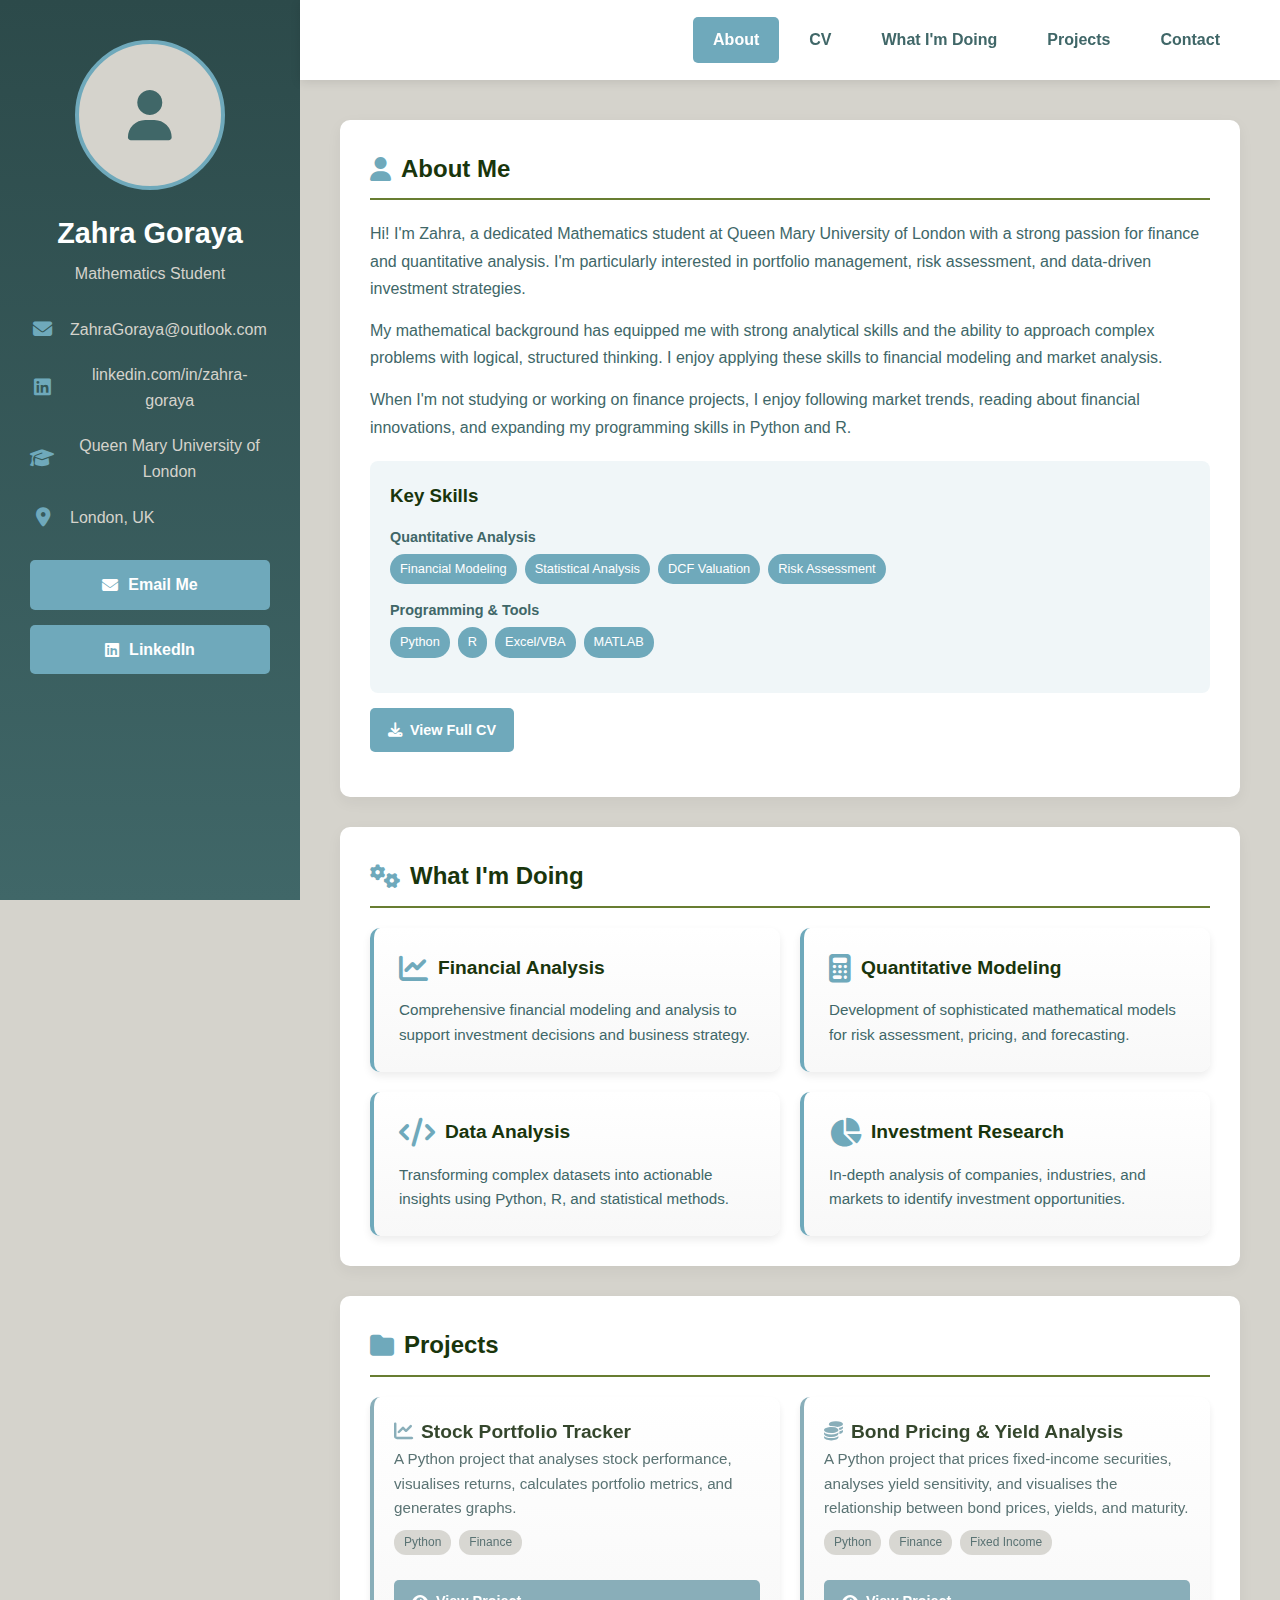
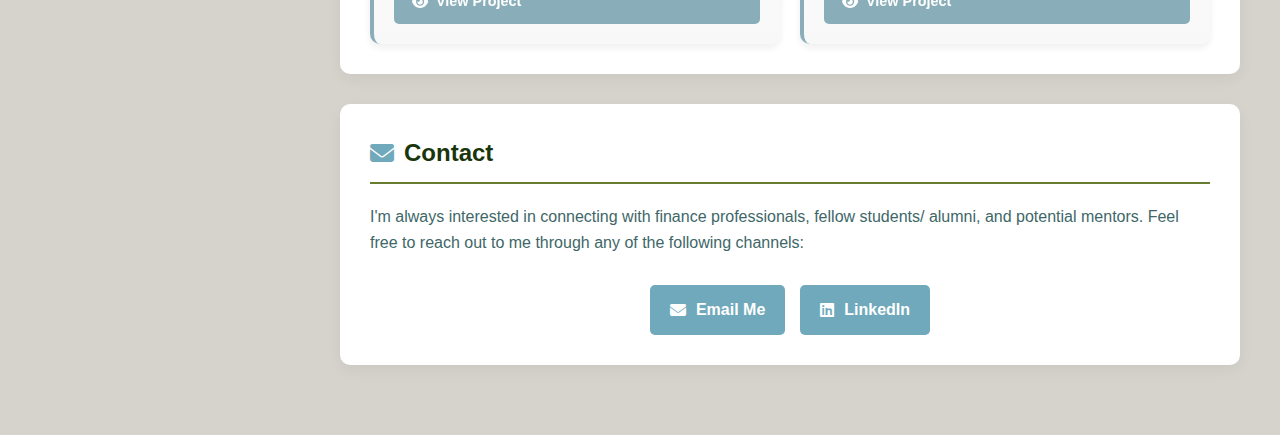
<file: index.html>
<!DOCTYPE html>
<html lang="en">
<head>
  <meta charset="UTF-8">
  <meta name="viewport" content="width=device-width, initial-scale=1.0">
  <title>Zahra Goraya | Finance Portfolio</title>
  <link rel="stylesheet" href="https://cdnjs.cloudflare.com/ajax/libs/font-awesome/6.4.0/css/all.min.css">
  <style>
    :root {
      --deep-space: #406768;
      --phthalo-green: #19350C;
      --moonstone: #6FA9BB;
      --mustard-green: #687D31;
      --light-gray: #D5D3CC;
      --white: #FFFFFF;
      --dark-accent: #2C4A4A;
      --sidebar-width: 300px;
    }
    
    * {
      margin: 0;
      padding: 0;
      box-sizing: border-box;
    }
    
    body {
      font-family: 'Segoe UI', Tahoma, Geneva, Verdana, sans-serif;
      line-height: 1.6;
      background-color: var(--light-gray);
      color: var(--deep-space);
      display: grid;
      grid-template-columns: var(--sidebar-width) 1fr;
      grid-template-rows: 80px 1fr;
      grid-template-areas: 
        "sidebar header"
        "sidebar main";
      min-height: 100vh;
    }

    /* Header/Navigation */
    header {
      grid-area: header;
      background: var(--white);
      display: flex;
      justify-content: flex-end;
      align-items: center;
      padding: 0 40px;
      box-shadow: 0 2px 10px rgba(0,0,0,0.1);
      z-index: 10;
    }
    
    .nav-menu {
      display: flex;
      gap: 10px;
    }
    
    .nav-menu a {
      color: var(--deep-space);
      text-decoration: none;
      font-weight: 600;
      padding: 10px 20px;
      border-radius: 5px;
      transition: all 0.3s ease;
    }
    
    .nav-menu a:hover, .nav-menu a.active {
      background-color: var(--moonstone);
      color: var(--white);
    }

    /* Mobile menu button (hidden by default) */
    .mobile-menu-btn {
      display: none;
      background: none;
      border: none;
      font-size: 24px;
      color: var(--deep-space);
      cursor: pointer;
      padding: 10px;
    }

    /* Sidebar */
    .sidebar {
      grid-area: sidebar;
      background: linear-gradient(to bottom, var(--dark-accent), var(--deep-space));
      padding: 40px 30px;
      color: var(--light-gray);
      display: flex;
      flex-direction: column;
      position: fixed;
      width: var(--sidebar-width);
      height: 100vh;
      overflow-y: auto;
    }
    
    .profile-section {
      text-align: center;
      margin-bottom: 40px;
    }
    
    .profile-img {
      width: 150px;
      height: 150px;
      border-radius: 50%;
      object-fit: cover;
      border: 4px solid var(--moonstone);
      margin: 0 auto 20px;
      background-color: var(--light-gray);
      display: flex;
      align-items: center;
      justify-content: center;
      color: var(--deep-space);
      font-size: 50px;
    }
    
    .profile-section h1 {
      color: var(--white);
      font-size: 1.8em;
      margin-bottom: 5px;
    }
    
    .profile-section p {
      color: var(--light-gray);
      font-size: 1em;
      margin-bottom: 30px;
    }
    
    .contact-info {
      margin-top: 20px;
    }
    
    .contact-item {
      display: flex;
      align-items: center;
      gap: 15px;
      margin-bottom: 20px;
    }
    
    .contact-item i {
      color: var(--moonstone);
      font-size: 1.2em;
      width: 25px;
    }
    
    .contact-item a {
      color: var(--light-gray);
      text-decoration: none;
      transition: color 0.3s;
    }
    
    .contact-item a:hover {
      color: var(--moonstone);
    }
    
    .contact-buttons {
      display: flex;
      flex-direction: column;
      gap: 15px;
      margin-top: 30px;
    }
    
    .contact-button {
      display: flex;
      align-items: center;
      justify-content: center;
      gap: 10px;
      padding: 12px 20px;
      background: var(--moonstone);
      color: var(--white);
      text-decoration: none;
      border-radius: 5px;
      transition: all 0.3s;
      font-weight: 600;
    }
    
    .contact-button:hover {
      background: var(--mustard-green);
      transform: translateY(-2px);
    }

    /* Main Content */
    main {
      grid-area: main;
      padding: 40px;
      overflow-y: auto;
      background-color: var(--light-gray);
    }
    
    .page-section {
      background: var(--white);
      border-radius: 10px;
      padding: 30px;
      margin-bottom: 30px;
      box-shadow: 0 5px 15px rgba(0,0,0,0.05);
    }
    
    h2 {
      color: var(--phthalo-green);
      border-bottom: 2px solid var(--mustard-green);
      padding-bottom: 10px;
      margin-bottom: 20px;
      display: flex;
      align-items: center;
      gap: 10px;
    }
    
    h2 i {
      color: var(--moonstone);
    }

    /* About Section */
    .about-content {
      display: flex;
      gap: 30px;
      align-items: flex-start;
    }
    
    .about-text {
      flex: 2;
    }
    
    .about-text p {
      margin-bottom: 15px;
      line-height: 1.7;
    }
    
    .skills {
      margin-top: 20px;
      background: rgba(111, 169, 187, 0.1);
      padding: 20px;
      border-radius: 8px;
    }
    
    .skills h3 {
      color: var(--phthalo-green);
      margin-bottom: 15px;
    }
    
    .skill-category {
      margin-bottom: 15px;
    }
    
    .skill-category h4 {
      color: var(--deep-space);
      font-size: 0.9em;
      margin-bottom: 5px;
    }
    
    .skill-items {
      display: flex;
      flex-wrap: wrap;
      gap: 8px;
    }
    
    .skill-item {
      background: var(--moonstone);
      color: var(--white);
      padding: 5px 10px;
      border-radius: 15px;
      font-size: 0.8em;
      font-weight: 500;
    }

    /* Services Section */
    .services-container {
      display: grid;
      grid-template-columns: repeat(auto-fit, minmax(280px, 1fr));
      gap: 20px;
    }
    
    .service-card {
      background: linear-gradient(to bottom, var(--white), #f8f8f8);
      border-radius: 10px;
      padding: 25px;
      box-shadow: 0 4px 8px rgba(0,0,0,0.08);
      transition: all 0.3s ease;
      border-left: 4px solid var(--moonstone);
      height: 100%;
      display: flex;
      flex-direction: column;
    }
    
    .service-card:hover {
      transform: translateY(-5px);
      box-shadow: 0 8px 16px rgba(0,0,0,0.12);
      border-left: 4px solid var(--mustard-green);
    }
    
    .service-card h3 {
      margin-top: 0;
      color: var(--phthalo-green);
      font-size: 1.2em;
      display: flex;
      align-items: center;
      gap: 10px;
      margin-bottom: 15px;
    }
    
    .service-card h3 i {
      color: var(--moonstone);
      font-size: 1.5em;
    }
    
    .service-card p {
      color: var(--deep-space);
      font-size: 0.95em;
      line-height: 1.6;
    }

    /* Project Cards */
    .projects-container {
      display: grid;
      grid-template-columns: repeat(auto-fit, minmax(280px, 1fr));
      gap: 20px;
    }
    
    .project-card {
      background: linear-gradient(to bottom, var(--white), #f8f8f8);
      border-radius: 10px;
      padding: 20px;
      box-shadow: 0 4px 8px rgba(0,0,0,0.08);
      transition: all 0.3s ease;
      border-left: 4px solid var(--moonstone);
      height: 100%;
      display: flex;
      flex-direction: column;
      position: relative;
      overflow: hidden;
      filter: grayscale(30%);
      opacity: 0.9;
    }
    
    .project-card:hover {
      transform: translateY(-5px);
      box-shadow: 0 8px 16px rgba(0,0,0,0.12);
      border-left: 4px solid var(--mustard-green);
      filter: grayscale(0%);
      opacity: 1;
    }
    
    .wip-badge {
      position: absolute;
      top: 15px;
      right: -30px;
      background: var(--mustard-green);
      color: white;
      padding: 5px 30px;
      font-size: 0.8em;
      transform: rotate(45deg);
      box-shadow: 0 2px 5px rgba(0,0,0,0.2);
    }
    
    .project-card h3 {
      margin-top: 0;
      color: var(--phthalo-green);
      font-size: 1.2em;
      display: flex;
      align-items: center;
      gap: 8px;
    }
    
    .project-card h3 i {
      color: var(--moonstone);
    }
    
    .project-card p {
      color: var(--deep-space);
      font-size: 0.95em;
      flex-grow: 1;
    }
    
    .project-tags {
      display: flex;
      flex-wrap: wrap;
      gap: 8px;
      margin: 10px 0;
    }
    
    .project-tag {
      background: var(--light-gray);
      color: var(--deep-space);
      padding: 3px 10px;
      border-radius: 12px;
      font-size: 0.75em;
      font-weight: 500;
    }

    /* Work in Progress Banner */
    .wip-banner {
      background: linear-gradient(135deg, var(--moonstone), var(--mustard-green));
      color: white;
      text-align: center;
      padding: 20px;
      border-radius: 10px;
      margin-bottom: 30px;
      box-shadow: 0 5px 15px rgba(0,0,0,0.1);
    }
    
    .wip-banner i {
      font-size: 2.5em;
      margin-bottom: 15px;
      display: block;
    }
    
    .wip-banner h3 {
      margin: 0 0 10px 0;
      font-size: 1.5em;
    }
    
    .wip-banner p {
      margin: 0;
      font-size: 1.1em;
      opacity: 0.9;
    }

    /* Buttons */
    a.button {
      display: inline-flex;
      align-items: center;
      gap: 8px;
      margin-top: 15px;
      padding: 10px 18px;
      background: var(--moonstone);
      color: var(--white);
      border-radius: 5px;
      text-decoration: none;
      font-weight: 600;
      font-size: 0.9em;
      transition: all 0.2s;
    }
    
    a.button:hover {
      background: var(--mustard-green);
      transform: translateY(-2px);
      box-shadow: 0 4px 8px rgba(0,0,0,0.1);
    }

    /* Scroll to Top Button */
    .scroll-to-top {
      position: fixed;
      bottom: 30px;
      right: 30px;
      width: 50px;
      height: 50px;
      border-radius: 50%;
      background: var(--moonstone);
      color: white;
      display: flex;
      align-items: center;
      justify-content: center;
      font-size: 20px;
      cursor: pointer;
      transition: all 0.3s ease;
      box-shadow: 0 4px 12px rgba(0,0,0,0.2);
      z-index: 1000;
      opacity: 0;
      visibility: hidden;
    }
    
    .scroll-to-top.show {
      opacity: 1;
      visibility: visible;
    }
    
    .scroll-to-top:hover {
      background: var(--mustard-green);
      transform: translateY(-5px);
    }

    /* Mobile Navigation Overlay */
    .mobile-nav-overlay {
      position: fixed;
      top: 0;
      left: 0;
      width: 100%;
      height: 100%;
      background-color: rgba(0, 0, 0, 0.7);
      z-index: 100;
      opacity: 0;
      visibility: hidden;
      transition: all 0.3s ease;
    }
    
    .mobile-nav-overlay.active {
      opacity: 1;
      visibility: visible;
    }
    
    .mobile-nav-menu {
      position: fixed;
      top: 0;
      right: -100%;
      width: 80%;
      max-width: 300px;
      height: 100%;
      background: var(--white);
      z-index: 101;
      padding: 60px 20px 20px;
      transition: right 0.3s ease;
      overflow-y: auto;
    }
    
    .mobile-nav-menu.active {
      right: 0;
    }
    
    .mobile-nav-menu a {
      display: block;
      padding: 15px;
      color: var(--deep-space);
      text-decoration: none;
      font-weight: 600;
      border-bottom: 1px solid var(--light-gray);
    }
    
    .mobile-nav-menu a.active {
      background-color: var(--moonstone);
      color: var(--white);
    }
    
    .close-mobile-menu {
      position: absolute;
      top: 15px;
      right: 15px;
      background: none;
      border: none;
      font-size: 24px;
      color: var(--deep-space);
      cursor: pointer;
    }

    /* Responsive Design */
    @media (max-width: 1024px) {
      body {
        grid-template-columns: 1fr;
        grid-template-rows: auto 1fr;
        grid-template-areas: 
          "header"
          "main";
      }
      
      .sidebar {
        position: fixed;
        left: -100%;
        width: var(--sidebar-width);
        height: 100vh;
        z-index: 99;
        transition: left 0.3s ease;
      }
      
      .sidebar.active {
        left: 0;
      }
      
      .toggle-sidebar {
        display: block;
        position: fixed;
        bottom: 20px;
        left: 20px;
        width: 50px;
        height: 50px;
        border-radius: 50%;
        background: var(--moonstone);
        color: white;
        display: flex;
        align-items: center;
        justify-content: center;
        font-size: 20px;
        cursor: pointer;
        z-index: 98;
        box-shadow: 0 4px 12px rgba(0,0,0,0.2);
      }
      
      header {
        justify-content: space-between;
        padding: 15px 20px;
      }
      
      .mobile-menu-btn {
        display: block;
      }
      
      .nav-menu {
        display: none;
      }
      
      main {
        padding: 20px;
      }
      
      .scroll-to-top {
        bottom: 20px;
        right: 20px;
      }
    }
    
    @media (max-width: 768px) {
      .page-section {
        padding: 20px;
      }
      
      .services-container, .projects-container {
        grid-template-columns: 1fr;
      }
      
      .about-content {
        flex-direction: column;
      }
      
      .contact-buttons {
        flex-direction: column;
      }
      
      .scroll-to-top {
        width: 45px;
        height: 45px;
        font-size: 18px;
        bottom: 15px;
        right: 15px;
      }
      
      .toggle-sidebar {
        width: 45px;
        height: 45px;
        font-size: 18px;
        bottom: 15px;
        left: 15px;
      }
    }
    
    @media (max-width: 480px) {
      .profile-img {
        width: 120px;
        height: 120px;
        font-size: 40px;
      }
      
      .profile-section h1 {
        font-size: 1.5em;
      }
      
      h2 {
        font-size: 1.3em;
      }
      
      .service-card, .project-card {
        padding: 15px;
      }
      
      .wip-banner {
        padding: 15px;
      }
      
      .wip-banner i {
        font-size: 2em;
      }
      
      .wip-banner h3 {
        font-size: 1.3em;
      }
      
      .wip-banner p {
        font-size: 1em;
      }
    }
  </style>
</head>
<body>

<!-- Header/Navigation -->
<header>
  <button class="mobile-menu-btn" id="mobileMenuBtn">
    <i class="fas fa-bars"></i>
  </button>
  <nav class="nav-menu">
    <a href="#about" class="active">About</a>
    <a href="cv.html">CV</a>
    <a href="#services">What I'm Doing</a>
    <a href="#projects">Projects</a>
    <a href="#contact">Contact</a>
  </nav>
</header>

<!-- Mobile Navigation Overlay -->
<div class="mobile-nav-overlay" id="mobileNavOverlay"></div>

<!-- Mobile Navigation Menu -->
<div class="mobile-nav-menu" id="mobileNavMenu">
  <button class="close-mobile-menu" id="closeMobileMenu">
    <i class="fas fa-times"></i>
  </button>
  <a href="#about" class="active">About</a>
  <a href="cv.html">CV</a>
  <a href="#services">What I'm Doing</a>
  <a href="#projects">Projects</a>
  <a href="#contact">Contact</a>
</div>

<!-- Sidebar with Contact Info -->
<aside class="sidebar" id="sidebar">
  <div class="profile-section">
    <div class="profile-img">
      <i class="fas fa-user"></i>
    </div>
    <h1>Zahra Goraya</h1>
    <p>Mathematics Student</p>
    
    <div class="contact-info">
      <div class="contact-item">
        <i class="fas fa-envelope"></i>
        <a href="mailto:ZahraGoraya@outlook.com">ZahraGoraya@outlook.com</a>
      </div>
      <div class="contact-item">
        <i class="fab fa-linkedin"></i>
        <a href="https://www.linkedin.com/in/zahra-goraya" target="_blank">linkedin.com/in/zahra-goraya</a>
      </div>
      <div class="contact-item">
        <i class="fas fa-graduation-cap"></i>
        <span>Queen Mary University of London</span>
      </div>
      <div class="contact-item">
        <i class="fas fa-map-marker-alt"></i>
        <span>London, UK</span>
      </div>
    </div>
    
    <div class="contact-buttons">
      <a href="mailto:ZahraGoraya@outlook.com" class="contact-button">
        <i class="fas fa-envelope"></i> Email Me
      </a>
      <a href="https://www.linkedin.com/in/zahra-goraya" target="_blank" class="contact-button">
        <i class="fab fa-linkedin"></i> LinkedIn
      </a>
    </div>
  </div>
</aside>

<!-- Toggle Sidebar Button (Mobile Only) -->
<div class="toggle-sidebar" id="toggleSidebar">
  <i class="fas fa-user"></i>
</div>

<!-- Main Content -->
<main>
  <!-- About Section -->
  <section id="about" class="page-section">
    <h2><i class="fas fa-user"></i> About Me</h2>
    <div class="about-content">
      <div class="about-text">
        <p>Hi! I'm Zahra, a dedicated Mathematics student at Queen Mary University of London with a strong passion for finance and quantitative analysis. I'm particularly interested in portfolio management, risk assessment, and data-driven investment strategies.</p>
        <p>My mathematical background has equipped me with strong analytical skills and the ability to approach complex problems with logical, structured thinking. I enjoy applying these skills to financial modeling and market analysis.</p>
        <p>When I'm not studying or working on finance projects, I enjoy following market trends, reading about financial innovations, and expanding my programming skills in Python and R.</p>
        
        <div class="skills">
          <h3>Key Skills</h3>
          
          <div class="skill-category">
            <h4>Quantitative Analysis</h4>
            <div class="skill-items">
              <span class="skill-item">Financial Modeling</span>
              <span class="skill-item">Statistical Analysis</span>
              <span class="skill-item">DCF Valuation</span>
              <span class="skill-item">Risk Assessment</span>
            </div>
          </div>
          
          <div class="skill-category">
            <h4>Programming & Tools</h4>
            <div class="skill-items">
              <span class="skill-item">Python</span>
              <span class="skill-item">R</span>
              <span class="skill-item">Excel/VBA</span>
              <span class="skill-item">MATLAB</span>
            </div>
          </div>
        </div>
        
        <!-- CV Button -->
        <p><a href="cv.html" class="button"><i class="fas fa-download"></i>View Full CV</a></p>
      </div>
    </div>
  </section>

  <!-- Services Section -->
  <section id="services" class="page-section">
    <h2><i class="fas fa-cogs"></i> What I'm Doing</h2>
    <div class="services-container">
      <div class="service-card">
        <h3><i class="fas fa-chart-line"></i> Financial Analysis</h3>
        <p>Comprehensive financial modeling and analysis to support investment decisions and business strategy.</p>
      </div>
      
      <div class="service-card">
        <h3><i class="fas fa-calculator"></i> Quantitative Modeling</h3>
        <p>Development of sophisticated mathematical models for risk assessment, pricing, and forecasting.</p>
      </div>
      
      <div class="service-card">
        <h3><i class="fas fa-code"></i> Data Analysis</h3>
        <p>Transforming complex datasets into actionable insights using Python, R, and statistical methods.</p>
      </div>
      
      <div class="service-card">
        <h3><i class="fas fa-chart-pie"></i> Investment Research</h3>
        <p>In-depth analysis of companies, industries, and markets to identify investment opportunities.</p>
      </div>
    </div>
  </section>

 <!-- Projects Section -->
  <section id="projects" class="page-section">
    <h2><i class="fas fa-folder"></i> Projects</h2>
    <div class="projects-container">

      <!-- Project 1 -->
      <div class="project-card">
        <h3><i class="fas fa-chart-line"></i> Stock Portfolio Tracker</h3>
        <p>A Python project that analyses stock performance, visualises returns, calculates portfolio metrics, and generates graphs.</p>
        <div class="project-tags">
          <span class="project-tag">Python</span>
          <span class="project-tag">Finance</span>
        </div>
        <a href="Project1.html" class="button"><i class="fas fa-eye"></i> View Project</a>
      </div>

      <!-- Project 2 -->
      <div class="project-card">
        <h3><i class="fas fa-coins"></i> Bond Pricing & Yield Analysis</h3>
        <p>A Python project that prices fixed-income securities, analyses yield sensitivity, and visualises the relationship between bond prices, yields, and maturity.</p>
        <div class="project-tags">
          <span class="project-tag">Python</span>
          <span class="project-tag">Finance</span>
          <span class="project-tag">Fixed Income</span>
        </div>
        <a href="Project2.html" class="button"><i class="fas fa-eye"></i> View Project</a>
      </div>

      <!-- More projects can be added later here -->

    </div>
  </section>

  <!-- Contact Section -->
  <section id="contact" class="page-section">
    <h2><i class="fas fa-envelope"></i> Contact</h2>
    <p>I'm always interested in connecting with finance professionals, fellow students/ alumni, and potential mentors. Feel free to reach out to me through any of the following channels:</p>
    
    <div class="contact-buttons" style="flex-direction: row; justify-content: center; margin-top: 30px;">
      <a href="mailto:ZahraGoraya@outlook.com" class="contact-button">
        <i class="fas fa-envelope"></i> Email Me
      </a>
      <a href="https://www.linkedin.com/in/zahra-goraya" target="_blank" class="contact-button">
        <i class="fab fa-linkedin"></i> LinkedIn
      </a>
    </div>
  </section>
</main>

<!-- Scroll to Top Button -->
<div class="scroll-to-top" id="scrollToTop">
  <i class="fas fa-arrow-up"></i>
</div>

<script>
  // Simple JavaScript for navigation active state
  document.addEventListener('DOMContentLoaded', function() {
    const navLinks = document.querySelectorAll('.nav-menu a');
    const mobileNavLinks = document.querySelectorAll('.mobile-nav-menu a');
    const sections = document.querySelectorAll('.page-section');
    
    window.addEventListener('scroll', function() {
      let current = '';
      
      sections.forEach(section => {
        const sectionTop = section.offsetTop;
        const sectionHeight = section.clientHeight;
        
        if (pageYOffset >= (sectionTop - 100)) {
          current = section.getAttribute('id');
        }
      });
      
      // Update desktop navigation
      navLinks.forEach(link => {
        link.classList.remove('active');
        if (link.getAttribute('href').includes(current)) {
          link.classList.add('active');
        }
      });
      
      // Update mobile navigation
      mobileNavLinks.forEach(link => {
        link.classList.remove('active');
        if (link.getAttribute('href').includes(current)) {
          link.classList.add('active');
        }
      });
      
      // Show/hide scroll to top button
      const scrollToTopBtn = document.getElementById('scrollToTop');
      if (window.pageYOffset > 300) {
        scrollToTopBtn.classList.add('show');
      } else {
        scrollToTopBtn.classList.remove('show');
      }
    });
    
    // Scroll to top functionality
    document.getElementById('scrollToTop').addEventListener('click', function() {
      window.scrollTo({
        top: 0,
        behavior: 'smooth'
      });
    });
    
    // Mobile menu functionality
    const mobileMenuBtn = document.getElementById('mobileMenuBtn');
    const closeMobileMenu = document.getElementById('closeMobileMenu');
    const mobileNavOverlay = document.getElementById('mobileNavOverlay');
    const mobileNavMenu = document.getElementById('mobileNavMenu');
    
    function openMobileMenu() {
      mobileNavOverlay.classList.add('active');
      mobileNavMenu.classList.add('active');
      document.body.style.overflow = 'hidden';
    }
    
    function closeMobileMenuFunc() {
      mobileNavOverlay.classList.remove('active');
      mobileNavMenu.classList.remove('active');
      document.body.style.overflow = 'auto';
    }
    
    mobileMenuBtn.addEventListener('click', openMobileMenu);
    closeMobileMenu.addEventListener('click', closeMobileMenuFunc);
    mobileNavOverlay.addEventListener('click', closeMobileMenuFunc);
    
    // Mobile nav links - close menu when clicked
    mobileNavLinks.forEach(link => {
      link.addEventListener('click', closeMobileMenuFunc);
    });
    
    // Sidebar toggle for mobile
    const toggleSidebar = document.getElementById('toggleSidebar');
    const sidebar = document.getElementById('sidebar');
    
    toggleSidebar.addEventListener('click', function() {
      sidebar.classList.toggle('active');
    });
    
    // Close sidebar when clicking outside on mobile
    document.addEventListener('click', function(event) {
      if (sidebar.classList.contains('active') && 
          !sidebar.contains(event.target) && 
          !toggleSidebar.contains(event.target)) {
        sidebar.classList.remove('active');
      }
    });
  });
</script>

</body>
</html>
</file>
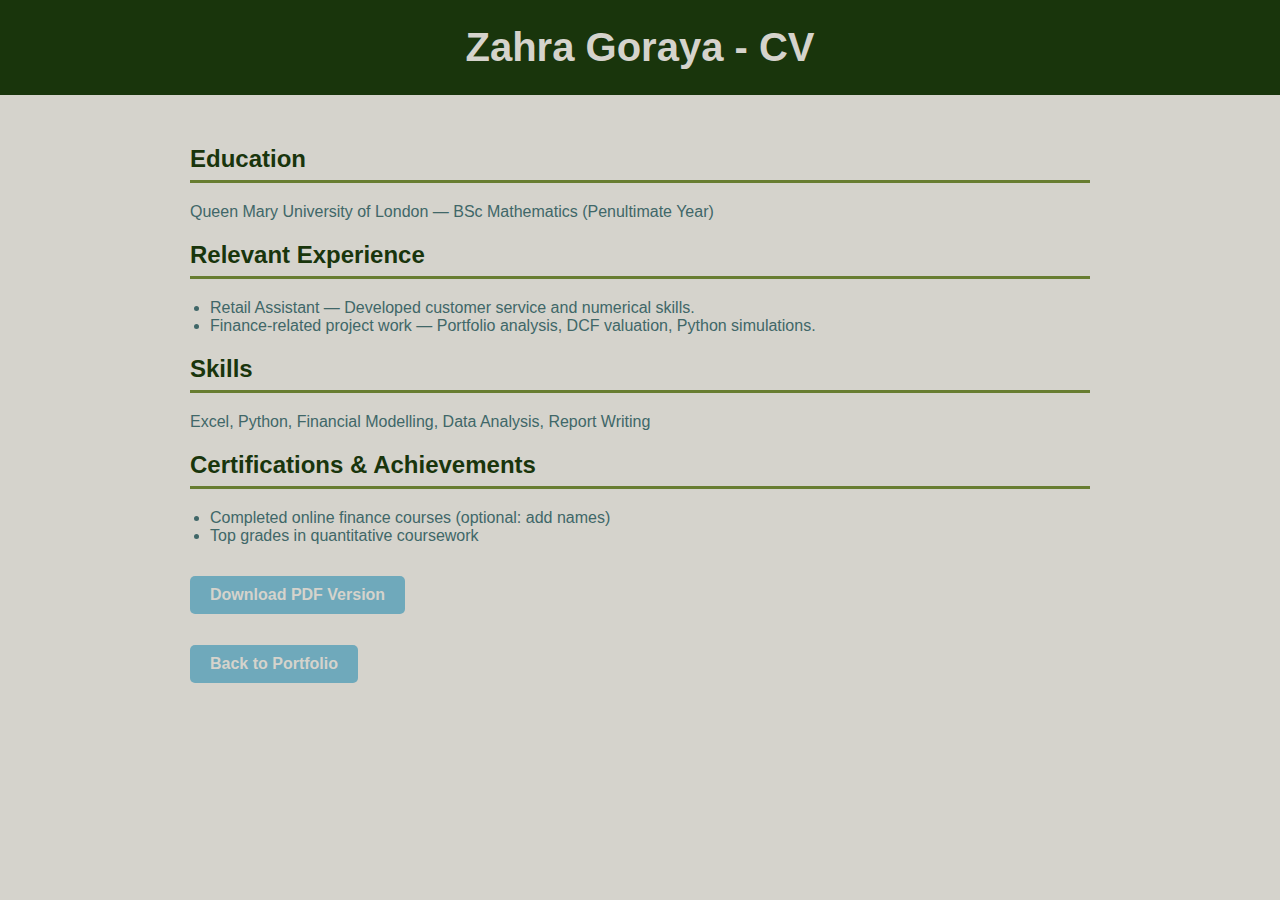
<file: cv.html>
<!DOCTYPE html>
<html lang="en">
<head>
  <meta charset="UTF-8">
  <meta name="viewport" content="width=device-width, initial-scale=1.0">
  <title>Zahra Goraya - CV</title>
  <style>
    body {
      font-family: Arial, sans-serif;
      margin: 0;
      padding: 0;
      background-color: #D5D3CC;
      color: #406768;
    }
    header {
      background-color: #19350C;
      color: #D5D3CC;
      text-align: center;
      padding: 25px 0;
    }
    header h1 {
      margin: 0;
      font-size: 2.5em;
    }
    main {
      max-width: 900px;
      margin: auto;
      padding: 30px 20px;
    }
    h2 {
      color: #19350C;
      border-bottom: 3px solid #687D31;
      padding-bottom: 7px;
      margin-bottom: 20px;
    }
    h3 {
      margin-bottom: 5px;
    }
    ul {
      padding-left: 20px;
    }
    a.button {
      display: inline-block;
      margin-top: 15px;
      padding: 10px 20px;
      background-color: #6FA9BB;
      color: #D5D3CC;
      border-radius: 5px;
      text-decoration: none;
      font-weight: bold;
      transition: background-color 0.2s;
    }
    a.button:hover {
      background-color: #687D31;
    }
  </style>
</head>
<body>

<header>
  <h1>Zahra Goraya - CV</h1>
</header>

<main>
  <h2>Education</h2>
  <p>Queen Mary University of London — BSc Mathematics (Penultimate Year)</p>

  <h2>Relevant Experience</h2>
  <ul>
    <li>Retail Assistant — Developed customer service and numerical skills.</li>
    <li>Finance-related project work — Portfolio analysis, DCF valuation, Python simulations.</li>
  </ul>

  <h2>Skills</h2>
  <p>Excel, Python, Financial Modelling, Data Analysis, Report Writing</p>

  <h2>Certifications & Achievements</h2>
  <ul>
    <li>Completed online finance courses (optional: add names)</li>
    <li>Top grades in quantitative coursework</li>
  </ul>

  <p><a href="ZahraGoraya_CV.pdf" target="_blank" class="button">Download PDF Version</a></p>

  <p><a href="index.html" class="button">Back to Portfolio</a></p>
</main>

</body>
</html>
</file>
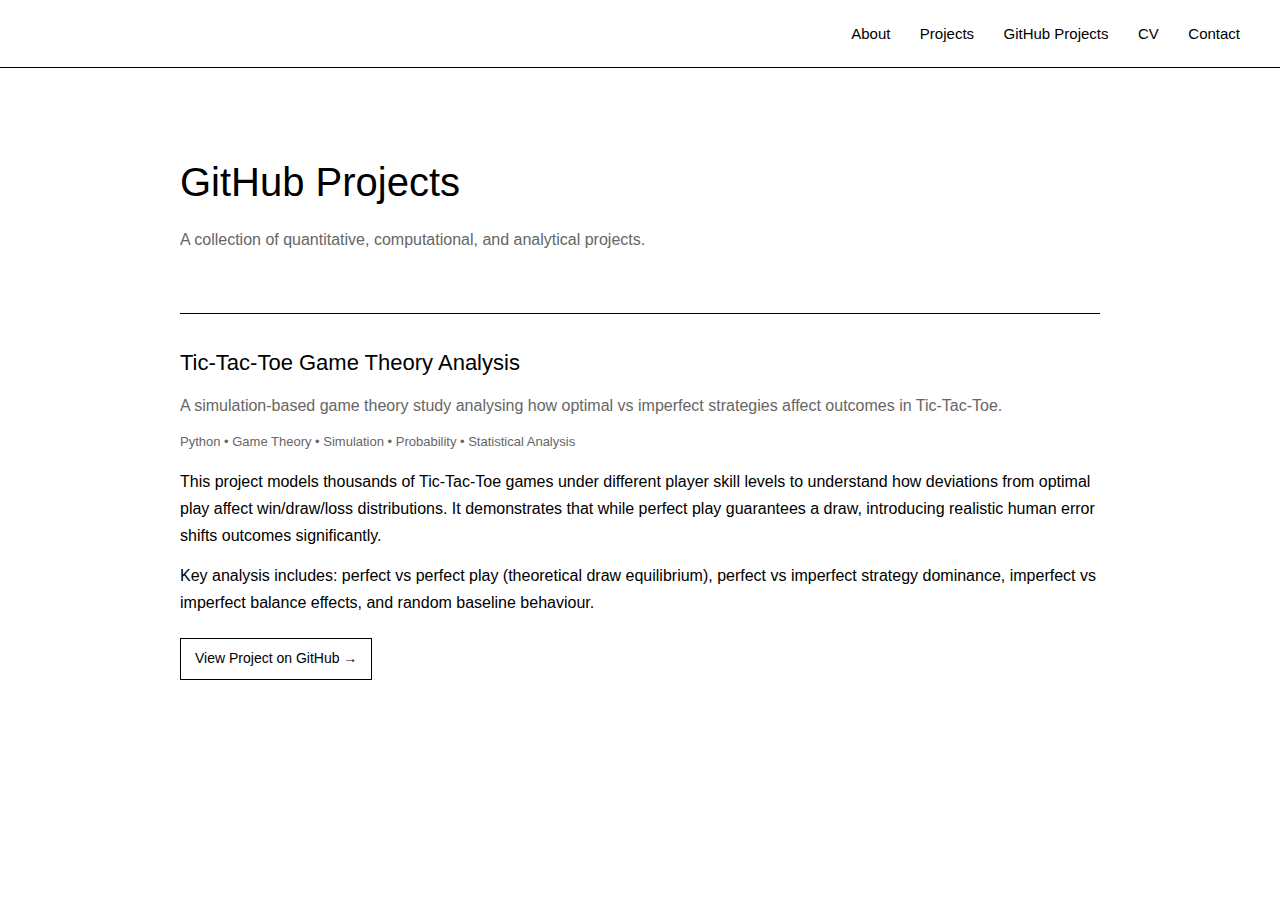
<file: GitHub_Projects.html>
<!DOCTYPE html>
<html lang="en">
<head>
  <meta charset="UTF-8">
  <meta name="viewport" content="width=device-width, initial-scale=1.0">
  <title>GitHub Projects | Zahra Goraya</title>

  <style>
    :root {
      --bg: #ffffff;
      --text: #000000;
      --muted: #666666;
      --line: #000000;
    }

    * {
      margin: 0;
      padding: 0;
      box-sizing: border-box;
    }

    body {
      font-family: -apple-system, BlinkMacSystemFont, "Helvetica Neue", Arial, sans-serif;
      background: var(--bg);
      color: var(--text);
      line-height: 1.7;
    }

    /* HEADER */
    header {
      width: 100%;
      border-bottom: 1px solid var(--line);
      padding: 20px 40px;
      display: flex;
      justify-content: flex-end;
    }

    nav a {
      margin-left: 25px;
      text-decoration: none;
      color: var(--text);
      font-size: 15px;
    }

    nav a:hover {
      opacity: 0.6;
    }

    /* CONTAINER */
    .container {
      max-width: 1000px;
      margin: 80px auto;
      padding: 0 40px;
    }

    h1 {
      font-size: 40px;
      font-weight: 500;
      margin-bottom: 10px;
    }

    .subtitle {
      color: var(--muted);
      margin-bottom: 60px;
    }

    /* PROJECT CARD */
    .project {
      border-top: 1px solid var(--line);
      padding: 30px 0;
    }

    .project h2 {
      font-size: 22px;
      font-weight: 500;
      margin-bottom: 10px;
    }

    .project p {
      margin-bottom: 12px;
    }

    .muted {
      color: var(--muted);
    }

    .tags {
      font-size: 13px;
      color: var(--muted);
      margin-bottom: 15px;
    }

    .button {
      display: inline-block;
      margin-top: 10px;
      padding: 8px 14px;
      border: 1px solid var(--line);
      text-decoration: none;
      color: var(--text);
      font-size: 14px;
      transition: 0.2s ease;
    }

    .button:hover {
      background: black;
      color: white;
    }

    ::selection {
      background: black;
      color: white;
    }
  </style>
</head>

<body>

<!-- HEADER -->
<header>
  <nav>
    <a href="index.html">About</a>
    <a href="Projects.html">Projects</a>
    <a href="GitHub_Projects.html">GitHub Projects</a>
    <a href="CV.pdf" target="_blank">CV</a>
    <a href="contact.html">Contact</a>
  </nav>
</header>

<!-- MAIN -->
<div class="container">

  <h1>GitHub Projects</h1>
  <p class="subtitle">
    A collection of quantitative, computational, and analytical projects.
  </p>

  <!-- PROJECT 1 -->
  <div class="project">

    <h2>Tic-Tac-Toe Game Theory Analysis</h2>

    <p class="muted">
      A simulation-based game theory study analysing how optimal vs imperfect strategies affect outcomes in Tic-Tac-Toe.
    </p>

    <div class="tags">
      Python • Game Theory • Simulation • Probability • Statistical Analysis
    </div>

    <p>
      This project models thousands of Tic-Tac-Toe games under different player skill levels to understand how
      deviations from optimal play affect win/draw/loss distributions.
      It demonstrates that while perfect play guarantees a draw, introducing realistic human error shifts outcomes
      significantly.
    </p>

    <p>
      Key analysis includes:
      perfect vs perfect play (theoretical draw equilibrium),
      perfect vs imperfect strategy dominance,
      imperfect vs imperfect balance effects,
      and random baseline behaviour.
    </p>

    <a class="button" href="https://github.com/zahrang/tic-tac-toe" target="_blank">
      View Project on GitHub →
    </a>

  </div>

</div>

</body>
</html>
</file>
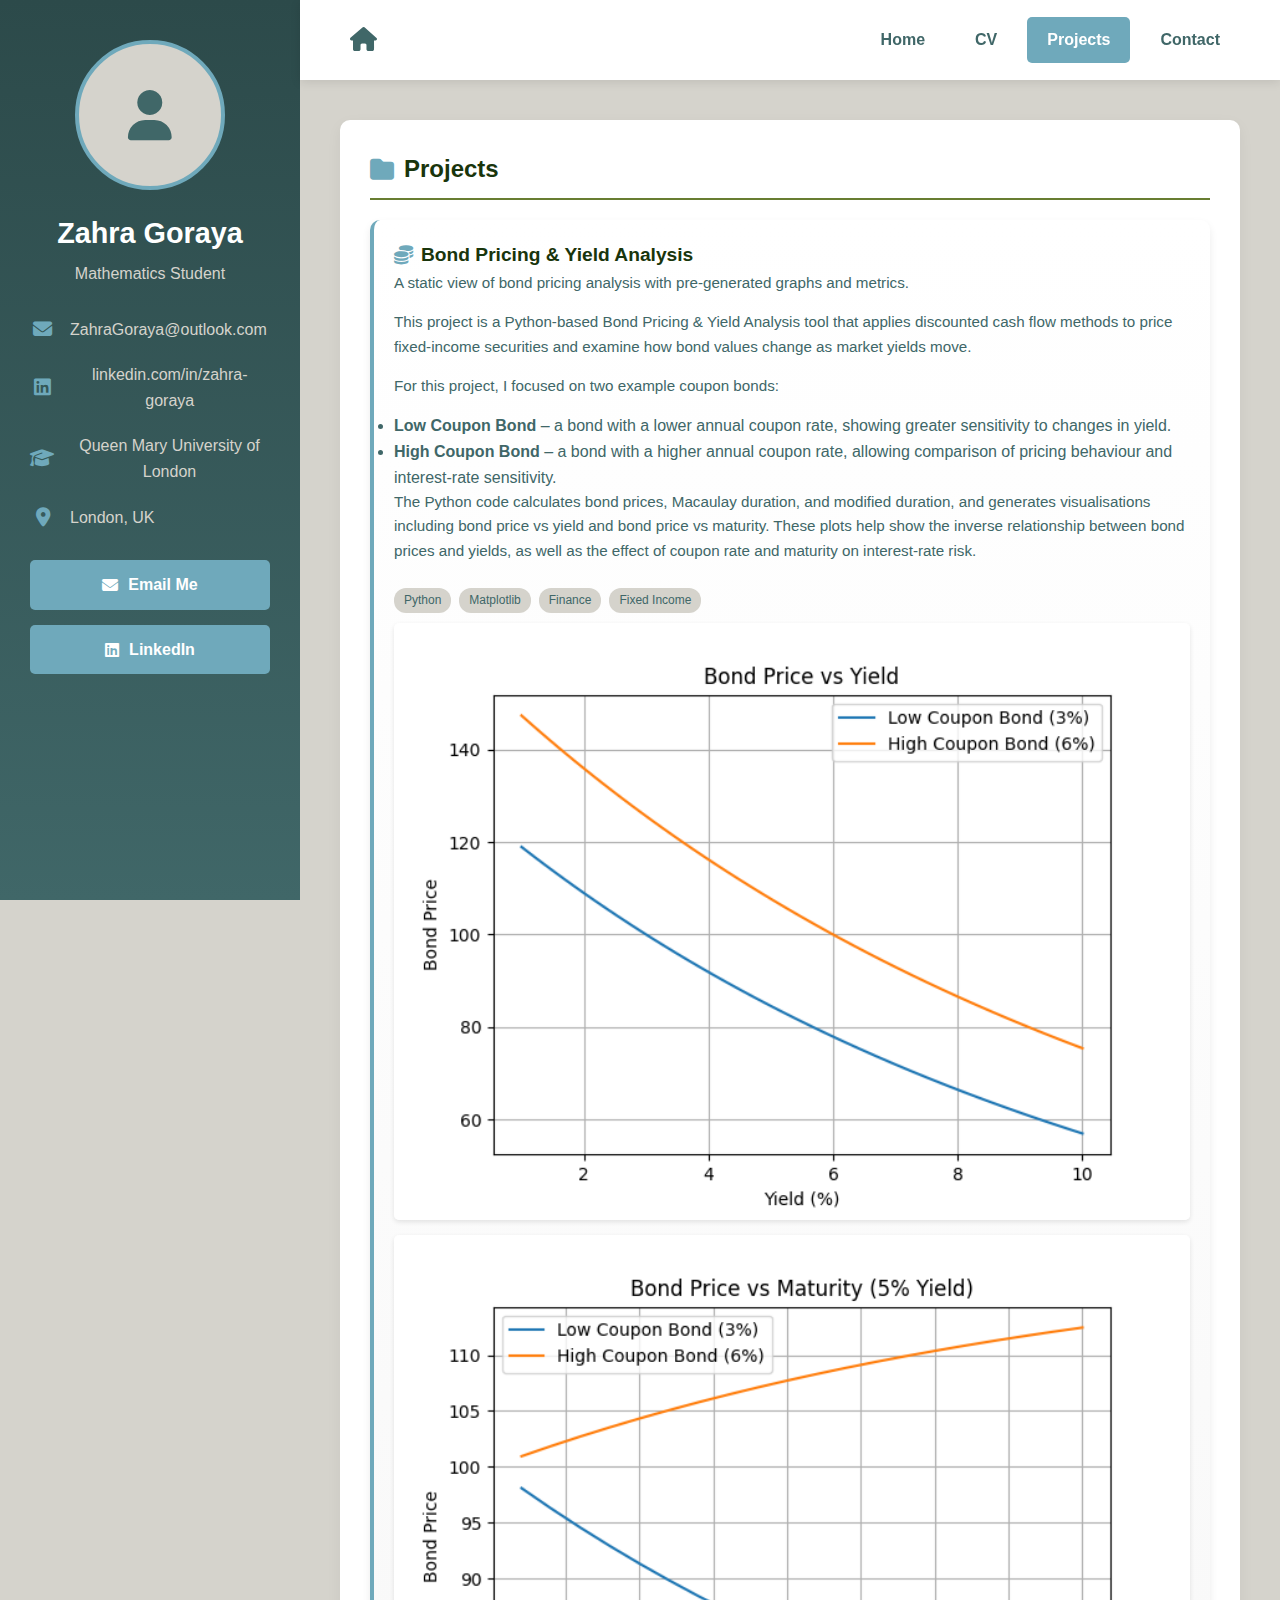
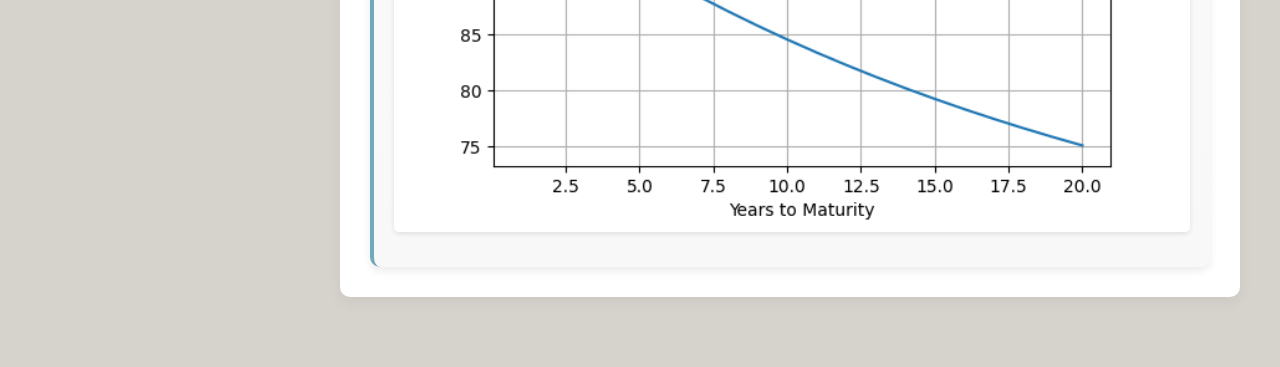
<file: Project2.html>
<!DOCTYPE html>
<html lang="en">
<head>
  <meta charset="UTF-8">
  <meta name="viewport" content="width=device-width, initial-scale=1.0">
  <title>Zahra Goraya | Bond Pricing & Yield Analysis</title>
  <link rel="stylesheet" href="https://cdnjs.cloudflare.com/ajax/libs/font-awesome/6.4.0/css/all.min.css">
  <style>
    :root {
      --deep-space: #406768;
      --phthalo-green: #19350C;
      --moonstone: #6FA9BB;
      --mustard-green: #687D31;
      --light-gray: #D5D3CC;
      --white: #FFFFFF;
      --dark-accent: #2C4A4A;
      --sidebar-width: 300px;
    }
    
    * {
      margin: 0;
      padding: 0;
      box-sizing: border-box;
    }
    
    body {
      font-family: 'Segoe UI', Tahoma, Geneva, Verdana, sans-serif;
      line-height: 1.6;
      background-color: var(--light-gray);
      color: var(--deep-space);
      display: grid;
      grid-template-columns: var(--sidebar-width) 1fr;
      grid-template-rows: 80px 1fr;
      grid-template-areas: 
        "sidebar header"
        "sidebar main";
      min-height: 100vh;
    }

    /* Header/Navigation */
    header {
      grid-area: header;
      background: var(--white);
      display: flex;
      justify-content: space-between;
      align-items: center;
      padding: 0 40px;
      box-shadow: 0 2px 10px rgba(0,0,0,0.1);
      z-index: 10;
    }
    
    .home-button {
      color: var(--deep-space);
      text-decoration: none;
      font-size: 1.5em;
      padding: 10px;
      border-radius: 5px;
      transition: all 0.3s ease;
    }
    
    .home-button:hover {
      background-color: var(--moonstone);
      color: var(--white);
    }
    
    .nav-menu {
      display: flex;
      gap: 10px;
    }
    
    .nav-menu a {
      color: var(--deep-space);
      text-decoration: none;
      font-weight: 600;
      padding: 10px 20px;
      border-radius: 5px;
      transition: all 0.3s ease;
    }
    
    .nav-menu a:hover, .nav-menu a.active {
      background-color: var(--moonstone);
      color: var(--white);
    }

    .mobile-menu-btn {
      display: none;
      background: none;
      border: none;
      font-size: 24px;
      color: var(--deep-space);
      cursor: pointer;
      padding: 10px;
    }

    /* Sidebar */
    .sidebar {
      grid-area: sidebar;
      background: linear-gradient(to bottom, var(--dark-accent), var(--deep-space));
      padding: 40px 30px;
      color: var(--light-gray);
      display: flex;
      flex-direction: column;
      position: fixed;
      width: var(--sidebar-width);
      height: 100vh;
      overflow-y: auto;
    }
    
    .profile-section {
      text-align: center;
      margin-bottom: 40px;
    }
    
    .profile-img {
      width: 150px;
      height: 150px;
      border-radius: 50%;
      object-fit: cover;
      border: 4px solid var(--moonstone);
      margin: 0 auto 20px;
      background-color: var(--light-gray);
      display: flex;
      align-items: center;
      justify-content: center;
      color: var(--deep-space);
      font-size: 50px;
    }
    
    .profile-section h1 {
      color: var(--white);
      font-size: 1.8em;
      margin-bottom: 5px;
    }
    
    .profile-section p {
      color: var(--light-gray);
      font-size: 1em;
      margin-bottom: 30px;
    }
    
    .contact-info {
      margin-top: 20px;
    }
    
    .contact-item {
      display: flex;
      align-items: center;
      gap: 15px;
      margin-bottom: 20px;
    }
    
    .contact-item i {
      color: var(--moonstone);
      font-size: 1.2em;
      width: 25px;
    }
    
    .contact-item a {
      color: var(--light-gray);
      text-decoration: none;
      transition: color 0.3s;
    }
    
    .contact-item a:hover {
      color: var(--moonstone);
    }
    
    .contact-buttons {
      display: flex;
      flex-direction: column;
      gap: 15px;
      margin-top: 30px;
    }
    
    .contact-button {
      display: flex;
      align-items: center;
      justify-content: center;
      gap: 10px;
      padding: 12px 20px;
      background: var(--moonstone);
      color: var(--white);
      text-decoration: none;
      border-radius: 5px;
      transition: all 0.3s;
      font-weight: 600;
    }
    
    .contact-button:hover {
      background: var(--mustard-green);
      transform: translateY(-2px);
    }

    /* Main Content */
    main {
      grid-area: main;
      padding: 40px;
      overflow-y: auto;
      background-color: var(--light-gray);
    }
    
    .page-section {
      background: var(--white);
      border-radius: 10px;
      padding: 30px;
      margin-bottom: 30px;
      box-shadow: 0 5px 15px rgba(0,0,0,0.05);
    }
    
    h2 {
      color: var(--phthalo-green);
      border-bottom: 2px solid var(--mustard-green);
      padding-bottom: 10px;
      margin-bottom: 20px;
      display: flex;
      align-items: center;
      gap: 10px;
    }
    
    h2 i {
      color: var(--moonstone);
    }

    /* Project Cards */
    .projects-container {
      display: grid;
      grid-template-columns: repeat(auto-fit, minmax(280px, 1fr));
      gap: 20px;
    }
    
    .project-card {
      background: linear-gradient(to bottom, var(--white), #f8f8f8);
      border-radius: 10px;
      padding: 20px;
      box-shadow: 0 4px 8px rgba(0,0,0,0.08);
      transition: all 0.3s ease;
      border-left: 4px solid var(--moonstone);
      height: 100%;
      display: flex;
      flex-direction: column;
      position: relative;
      overflow: hidden;
    }
    
    .project-card h3 {
      margin-top: 0;
      color: var(--phthalo-green);
      font-size: 1.2em;
      display: flex;
      align-items: center;
      gap: 8px;
    }
    
    .project-card h3 i {
      color: var(--moonstone);
    }
    
    .project-card p {
      color: var(--deep-space);
      font-size: 0.95em;
      flex-grow: 1;
      margin-bottom: 15px;
    }
    
    .project-tags {
      display: flex;
      flex-wrap: wrap;
      gap: 8px;
      margin: 10px 0;
    }
    
    .project-tag {
      background: var(--light-gray);
      color: var(--deep-space);
      padding: 3px 10px;
      border-radius: 12px;
      font-size: 0.75em;
      font-weight: 500;
    }
    
    a.button {
      display: inline-flex;
      align-items: center;
      gap: 8px;
      margin-top: 10px;
      padding: 10px 18px;
      background: var(--moonstone);
      color: var(--white);
      border-radius: 5px;
      text-decoration: none;
      font-weight: 600;
      font-size: 0.9em;
      transition: all 0.2s;
    }
    
    a.button:hover {
      background: var(--mustard-green);
      transform: translateY(-2px);
      box-shadow: 0 4px 8px rgba(0,0,0,0.1);
    }
    
    .project-image {
      width: 100%;
      margin-bottom: 15px;
      border-radius: 5px;
      box-shadow: 0 2px 5px rgba(0,0,0,0.1);
    }

    .scroll-to-top {
      position: fixed;
      bottom: 30px;
      right: 30px;
      width: 50px;
      height: 50px;
      border-radius: 50%;
      background: var(--moonstone);
      color: white;
      display: flex;
      align-items: center;
      justify-content: center;
      font-size: 20px;
      cursor: pointer;
      transition: all 0.3s ease;
      box-shadow: 0 4px 12px rgba(0,0,0,0.2);
      z-index: 1000;
      opacity: 0;
      visibility: hidden;
    }
    
    .scroll-to-top.show {
      opacity: 1;
      visibility: visible;
    }
    
    .scroll-to-top:hover {
      background: var(--mustard-green);
      transform: translateY(-5px);
    }

    .mobile-nav-overlay {
      position: fixed;
      top: 0;
      left: 0;
      width: 100%;
      height: 100%;
      background-color: rgba(0, 0, 0, 0.7);
      z-index: 100;
      opacity: 0;
      visibility: hidden;
      transition: all 0.3s ease;
    }
    
    .mobile-nav-overlay.active {
      opacity: 1;
      visibility: visible;
    }
    
    .mobile-nav-menu {
      position: fixed;
      top: 0;
      right: -100%;
      width: 80%;
      max-width: 300px;
      height: 100%;
      background: var(--white);
      z-index: 101;
      padding: 60px 20px 20px;
      transition: right 0.3s ease;
      overflow-y: auto;
    }
    
    .mobile-nav-menu.active {
      right: 0;
    }
    
    .mobile-nav-menu a {
      display: block;
      padding: 15px;
      color: var(--deep-space);
      text-decoration: none;
      font-weight: 600;
      border-bottom: 1px solid var(--light-gray);
    }
    
    .mobile-nav-menu a.active {
      background-color: var(--moonstone);
      color: var(--white);
    }
    
    .close-mobile-menu {
      position: absolute;
      top: 15px;
      right: 15px;
      background: none;
      border: none;
      font-size: 24px;
      color: var(--deep-space);
      cursor: pointer;
    }

    @media (max-width: 1024px) {
      body {
        grid-template-columns: 1fr;
        grid-template-rows: auto 1fr;
        grid-template-areas: 
          "header"
          "main";
      }
      
      .sidebar {
        position: fixed;
        left: -100%;
        width: var(--sidebar-width);
        height: 100vh;
        z-index: 99;
        transition: left 0.3s ease;
      }
      
      .sidebar.active {
        left: 0;
      }
      
      .toggle-sidebar {
        display: block;
        position: fixed;
        bottom: 20px;
        left: 20px;
        width: 50px;
        height: 50px;
        border-radius: 50%;
        background: var(--moonstone);
        color: white;
        display: flex;
        align-items: center;
        justify-content: center;
        font-size: 20px;
        cursor: pointer;
        z-index: 98;
        box-shadow: 0 4px 12px rgba(0,0,0,0.2);
      }
      
      header {
        justify-content: space-between;
        padding: 15px 20px;
      }
      
      .mobile-menu-btn {
        display: block;
      }
      
      .nav-menu {
        display: none;
      }
      
      main {
        padding: 20px;
      }
      
      .scroll-to-top {
        bottom: 20px;
        right: 20px;
      }
    }
    
    @media (max-width: 768px) {
      .page-section {
        padding: 20px;
      }
      
      .projects-container {
        grid-template-columns: 1fr;
      }
      
      .scroll-to-top {
        width: 45px;
        height: 45px;
        font-size: 18px;
        bottom: 15px;
        right: 15px;
      }
      
      .toggle-sidebar {
        width: 45px;
        height: 45px;
        font-size: 18px;
        bottom: 15px;
        left: 15px;
      }
    }
    
    @media (max-width: 480px) {
      .profile-img {
        width: 120px;
        height: 120px;
        font-size: 40px;
      }
      
      .profile-section h1 {
        font-size: 1.5em;
      }
      
      h2 {
        font-size: 1.3em;
      }
      
      .project-card {
        padding: 15px;
      }
    }
  </style>
</head>
<body>

<header>
  <a href="index.html" class="home-button">
    <i class="fas fa-home"></i>
  </a>
  <button class="mobile-menu-btn" id="mobileMenuBtn">
    <i class="fas fa-bars"></i>
  </button>
  <nav class="nav-menu">
    <a href="index.html">Home</a>
    <a href="cv.html">CV</a>
    <a href="#projects" class="active">Projects</a>
    <a href="#contact">Contact</a>
  </nav>
</header>

<div class="mobile-nav-overlay" id="mobileNavOverlay"></div>

<div class="mobile-nav-menu" id="mobileNavMenu">
  <button class="close-mobile-menu" id="closeMobileMenu">
    <i class="fas fa-times"></i>
  </button>
  <a href="index.html">Home</a>
  <a href="cv.html">CV</a>
  <a href="#projects" class="active">Projects</a>
  <a href="#contact">Contact</a>
</div>

<aside class="sidebar" id="sidebar">
  <div class="profile-section">
    <div class="profile-img">
      <i class="fas fa-user"></i>
    </div>
    <h1>Zahra Goraya</h1>
    <p>Mathematics Student</p>
    
    <div class="contact-info">
      <div class="contact-item">
        <i class="fas fa-envelope"></i>
        <a href="mailto:ZahraGoraya@outlook.com">ZahraGoraya@outlook.com</a>
      </div>
      <div class="contact-item">
        <i class="fab fa-linkedin"></i>
        <a href="https://www.linkedin.com/in/zahra-goraya" target="_blank">linkedin.com/in/zahra-goraya</a>
      </div>
      <div class="contact-item">
        <i class="fas fa-graduation-cap"></i>
        <span>Queen Mary University of London</span>
      </div>
      <div class="contact-item">
        <i class="fas fa-map-marker-alt"></i>
        <span>London, UK</span>
      </div>
    </div>
    
    <div class="contact-buttons">
      <a href="mailto:ZahraGoraya@outlook.com" class="contact-button">
        <i class="fas fa-envelope"></i> Email Me
      </a>
      <a href="https://www.linkedin.com/in/zahra-goraya" target="_blank" class="contact-button">
        <i class="fab fa-linkedin"></i> LinkedIn
      </a>
    </div>
  </div>
</aside>

<div class="toggle-sidebar" id="toggleSidebar">
  <i class="fas fa-user"></i>
</div>

<main>
  <section id="projects" class="page-section">
    <h2><i class="fas fa-folder"></i> Projects</h2>
    <div class="projects-container">
      <div class="project-card">
        <h3><i class="fas fa-coins"></i> Bond Pricing &amp; Yield Analysis</h3>
        <p>A static view of bond pricing analysis with pre-generated graphs and metrics.</p>
        <p>This project is a Python-based Bond Pricing &amp; Yield Analysis tool that applies discounted cash flow methods to price fixed-income securities and examine how bond values change as market yields move.</p>

        <p>For this project, I focused on two example coupon bonds:</p>
        <ul>
          <li><strong>Low Coupon Bond</strong> – a bond with a lower annual coupon rate, showing greater sensitivity to changes in yield.</li>
          <li><strong>High Coupon Bond</strong> – a bond with a higher annual coupon rate, allowing comparison of pricing behaviour and interest-rate sensitivity.</li>
        </ul>
        
        <p>The Python code calculates bond prices, Macaulay duration, and modified duration, and generates visualisations including bond price vs yield and bond price vs maturity. These plots help show the inverse relationship between bond prices and yields, as well as the effect of coupon rate and maturity on interest-rate risk.</p>
        
        <div class="project-tags">
          <span class="project-tag">Python</span>
          <span class="project-tag">Matplotlib</span>
          <span class="project-tag">Finance</span>
          <span class="project-tag">Fixed Income</span>
        </div>
        
        <img src="images/bond_price_vs_yield.png" alt="Bond Price vs Yield" class="project-image">
        <img src="images/bond_price_vs_maturity.png" alt="Bond Price vs Maturity" class="project-image">
      </div>
    </div>
  </section>
</main>

<div class="scroll-to-top" id="scrollToTop">
  <i class="fas fa-arrow-up"></i>
</div>

<script>
  document.addEventListener('DOMContentLoaded', function() {
    const navLinks = document.querySelectorAll('.nav-menu a');
    const mobileNavLinks = document.querySelectorAll('.mobile-nav-menu a');
    const sections = document.querySelectorAll('.page-section');
    
    window.addEventListener('scroll', function() {
      let current = '';
      
      sections.forEach(section => {
        const sectionTop = section.offsetTop;
        const sectionHeight = section.clientHeight;
        
        if (pageYOffset >= (sectionTop - 100)) {
          current = section.getAttribute('id');
        }
      });
      
      navLinks.forEach(link => {
        link.classList.remove('active');
        if (link.getAttribute('href').includes(current)) {
          link.classList.add('active');
        }
      });
      
      mobileNavLinks.forEach(link => {
        link.classList.remove('active');
        if (link.getAttribute('href').includes(current)) {
          link.classList.add('active');
        }
      });
      
      const scrollToTopBtn = document.getElementById('scrollToTop');
      if (window.pageYOffset > 300) {
        scrollToTopBtn.classList.add('show');
      } else {
        scrollToTopBtn.classList.remove('show');
      }
    });
    
    document.getElementById('scrollToTop').addEventListener('click', function() {
      window.scrollTo({
        top: 0,
        behavior: 'smooth'
      });
    });
    
    const mobileMenuBtn = document.getElementById('mobileMenuBtn');
    const closeMobileMenu = document.getElementById('closeMobileMenu');
    const mobileNavOverlay = document.getElementById('mobileNavOverlay');
    const mobileNavMenu = document.getElementById('mobileNavMenu');
    
    function openMobileMenu() {
      mobileNavOverlay.classList.add('active');
      mobileNavMenu.classList.add('active');
      document.body.style.overflow = 'hidden';
    }
    
    function closeMobileMenuFunc() {
      mobileNavOverlay.classList.remove('active');
      mobileNavMenu.classList.remove('active');
      document.body.style.overflow = 'auto';
    }
    
    mobileMenuBtn.addEventListener('click', openMobileMenu);
    closeMobileMenu.addEventListener('click', closeMobileMenuFunc);
    mobileNavOverlay.addEventListener('click', closeMobileMenuFunc);
    
    mobileNavLinks.forEach(link => {
      link.addEventListener('click', closeMobileMenuFunc);
    });
    
    const toggleSidebar = document.getElementById('toggleSidebar');
    const sidebar = document.getElementById('sidebar');
    
    toggleSidebar.addEventListener('click', function() {
      sidebar.classList.toggle('active');
    });
    
    document.addEventListener('click', function(event) {
      if (sidebar.classList.contains('active') && 
          !sidebar.contains(event.target) && 
          !toggleSidebar.contains(event.target)) {
        sidebar.classList.remove('active');
      }
    });
  });
</script>

</body>
</html>
</file>
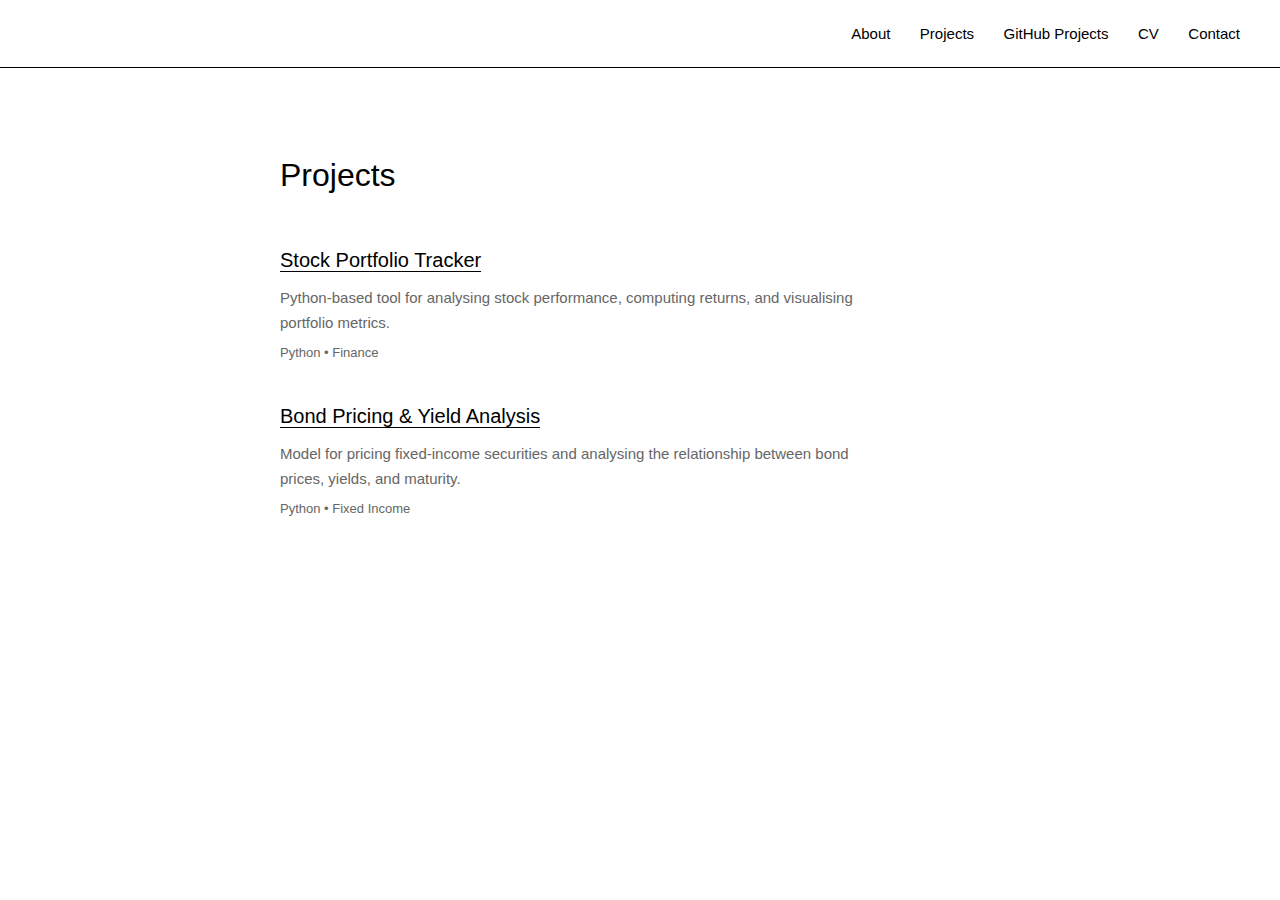
<file: Projects.html>
<!DOCTYPE html>
<html lang="en">
<head>
  <meta charset="UTF-8">
  <meta name="viewport" content="width=device-width, initial-scale=1.0">
  <title>Projects | Zahra Goraya</title>

  <link rel="stylesheet" href="https://cdnjs.cloudflare.com/ajax/libs/font-awesome/6.4.0/css/all.min.css">

  <style>
    :root {
      --bg: #ffffff;
      --text: #000000;
      --muted: #666666;
      --line: #000000;
    }

    * {
      margin: 0;
      padding: 0;
      box-sizing: border-box;
    }

    body {
      font-family: -apple-system, BlinkMacSystemFont, "Helvetica Neue", Arial, sans-serif;
      background: var(--bg);
      color: var(--text);
      line-height: 1.7;
    }

    header {
      border-bottom: 1px solid var(--line);
      padding: 20px 40px;
      display: flex;
      justify-content: flex-end;
    }

    nav a {
      margin-left: 25px;
      text-decoration: none;
      color: var(--text);
      font-size: 15px;
    }

    nav a:hover {
      opacity: 0.6;
    }

    .container {
      max-width: 800px;
      margin: 80px auto;
      padding: 0 40px;
    }

    h1 {
      font-size: 32px;
      font-weight: 500;
      margin-bottom: 40px;
    }

    .project {
      margin-bottom: 35px;
    }

    .project a {
      font-size: 20px;
      text-decoration: none;
      color: var(--text);
      border-bottom: 1px solid var(--line);
    }

    .project a:hover {
      opacity: 0.6;
    }

    .description {
      color: var(--muted);
      font-size: 15px;
      margin-top: 8px;
      max-width: 600px;
    }

    .tags {
      margin-top: 6px;
      font-size: 13px;
      color: var(--muted);
    }

    ::selection {
      background: black;
      color: white;
    }
  </style>
</head>

<body>

<header>
  <nav>
    <a href="index.html">About</a>
    <a href="Projects.html">Projects</a>
    <a href="GitHub_Projects.html">GitHub Projects</a>
    <a href="CV.pdf" target="_blank">CV</a>
    <a href="contact.html">Contact</a>
  </nav>
</header>

<div class="container">

  <h1>Projects</h1>

  <!-- Project 1 -->
  <div class="project">
    <a href="Project1.html">Stock Portfolio Tracker</a>
    <p class="description">
      Python-based tool for analysing stock performance, computing returns, and visualising portfolio metrics.
    </p>
    <p class="tags">Python • Finance</p>
  </div>

  <!-- Project 2 -->
  <div class="project">
    <a href="Project2.html">Bond Pricing & Yield Analysis</a>
    <p class="description">
      Model for pricing fixed-income securities and analysing the relationship between bond prices, yields, and maturity.
    </p>
    <p class="tags">Python • Fixed Income</p>
  </div>

</div>

</body>
</html>
</file>
